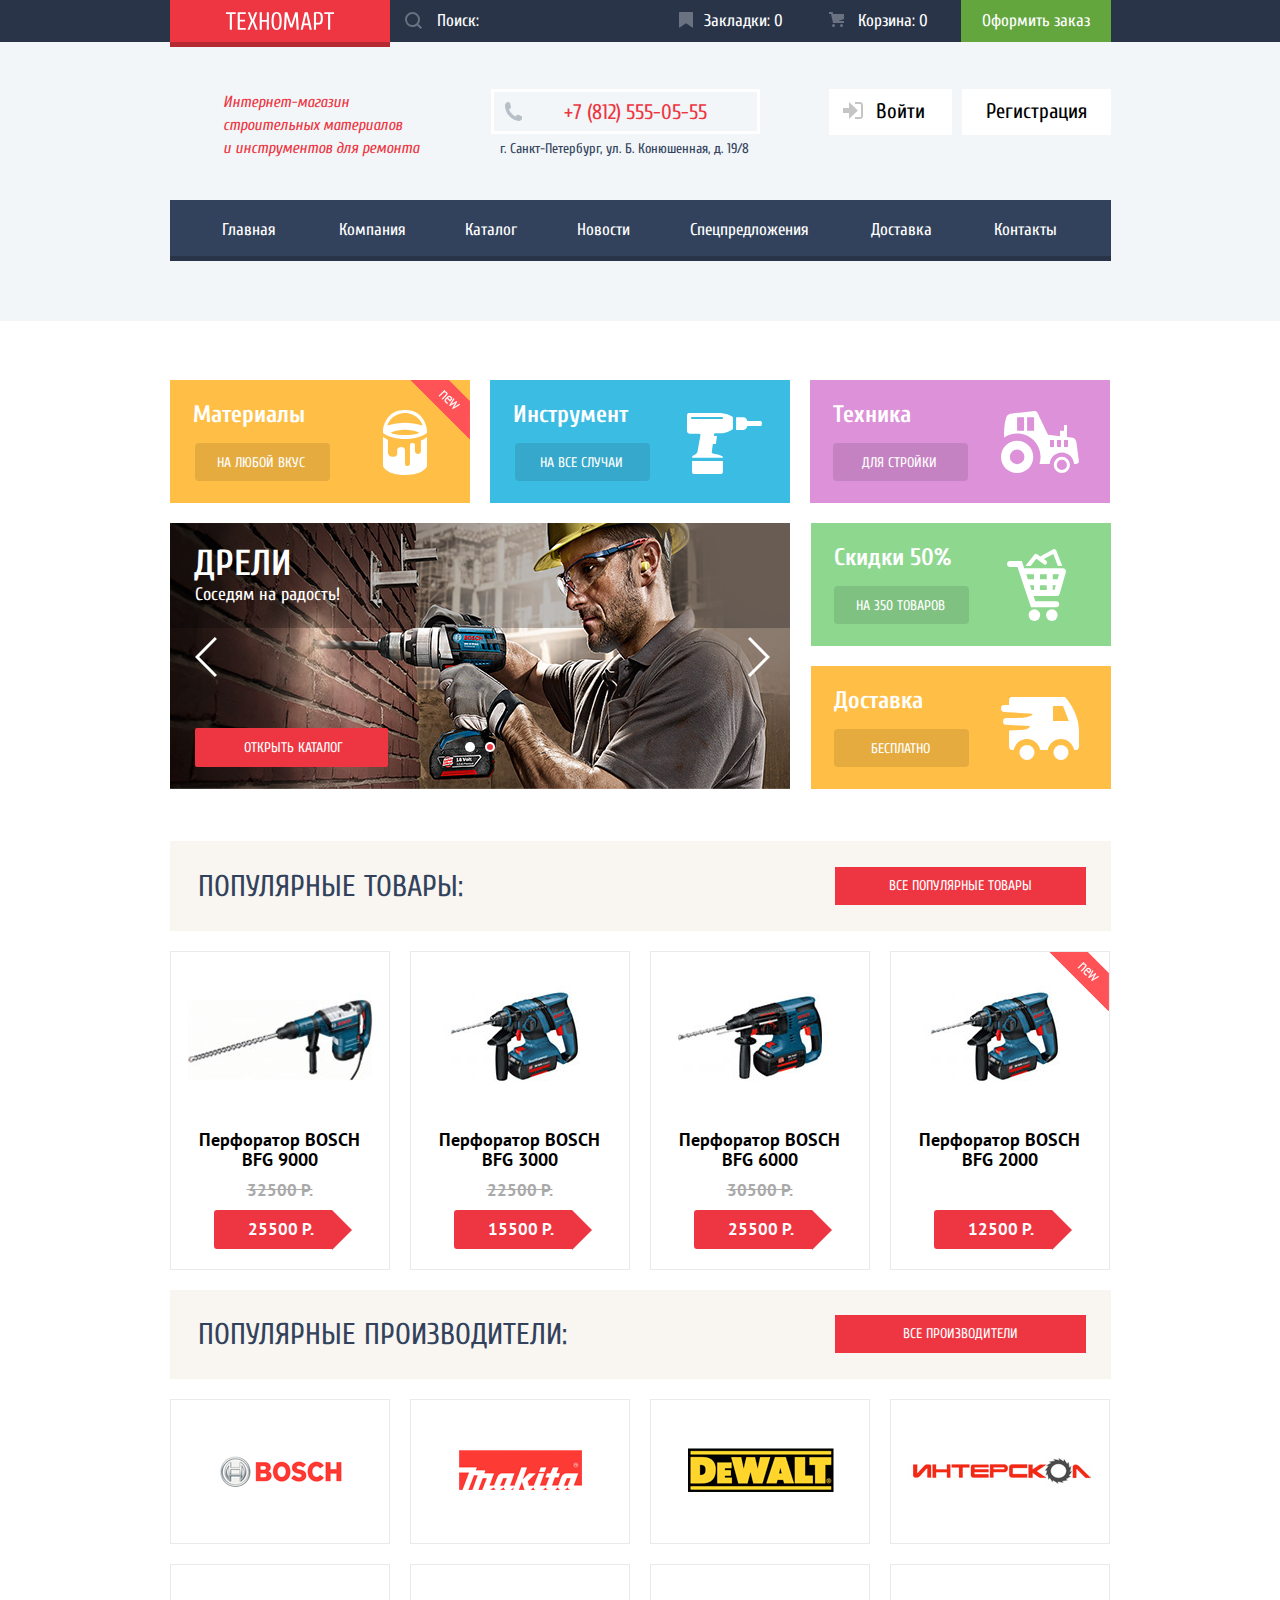
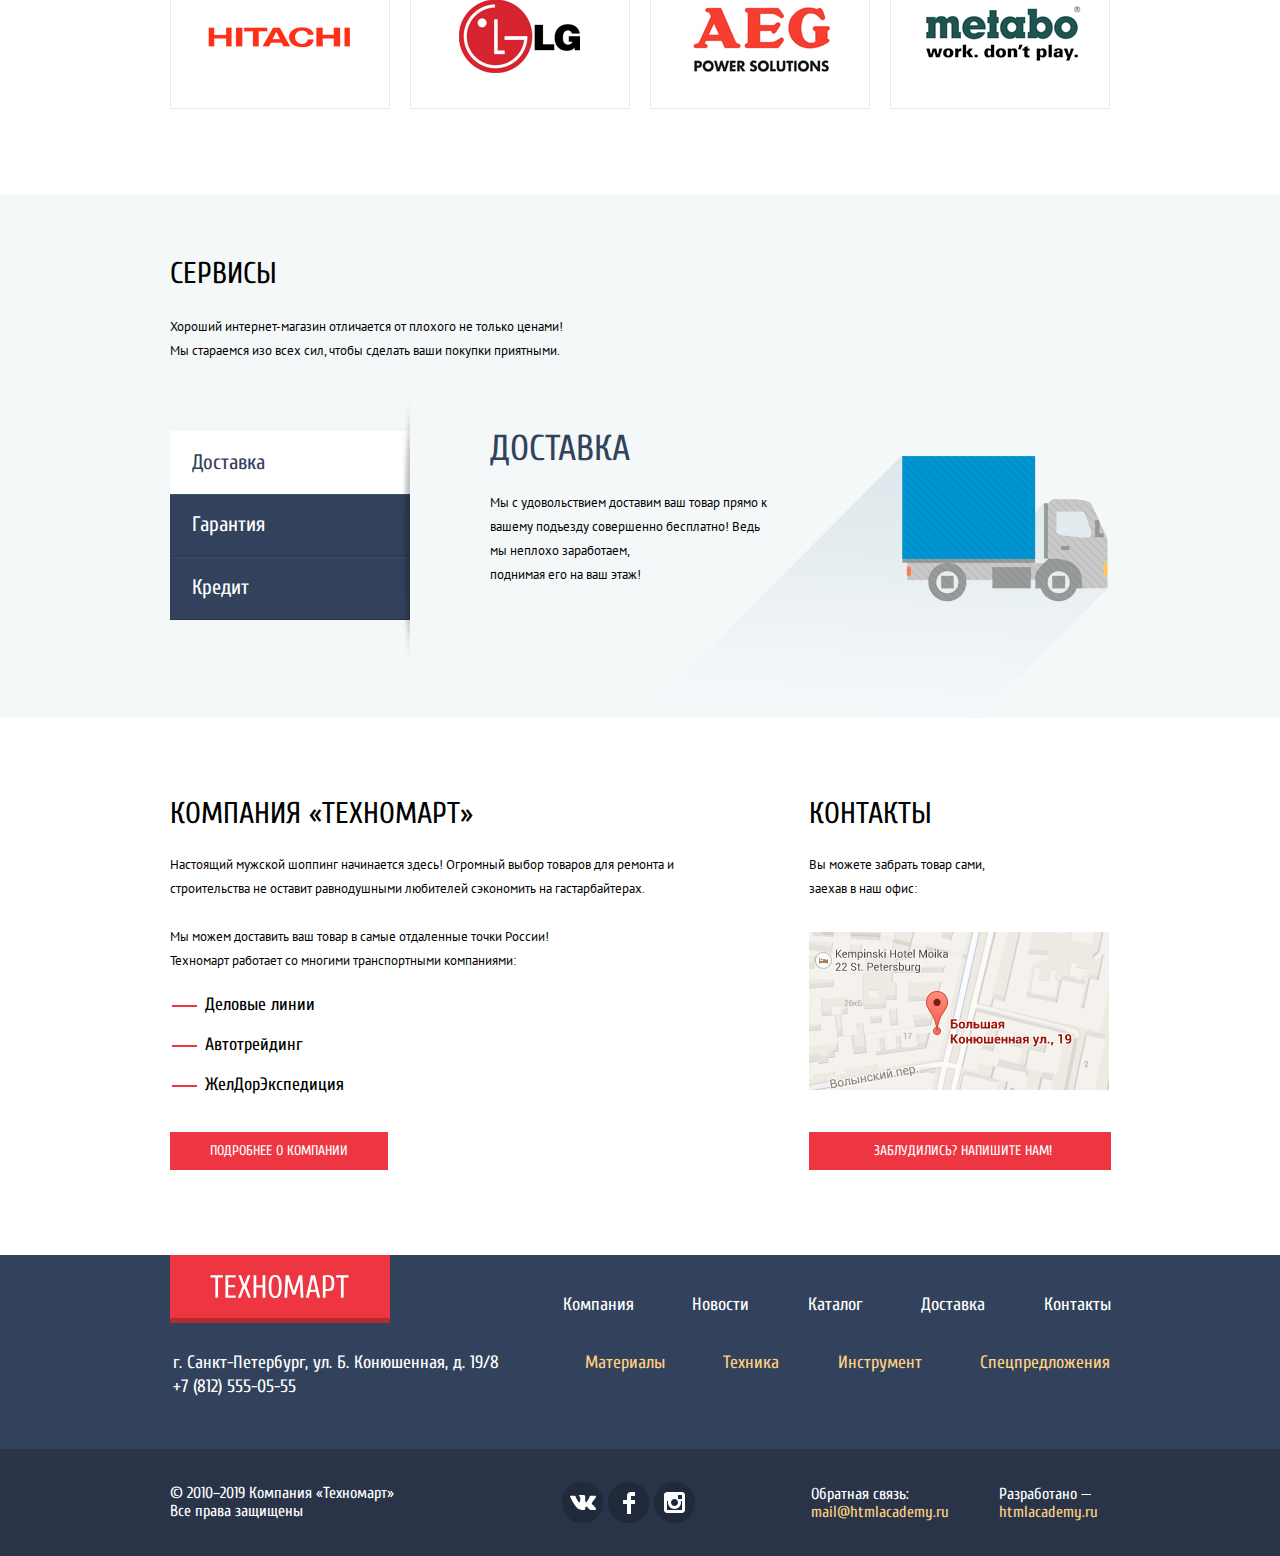
<file: index.html>
<!DOCTYPE html>
<html lang="ru">
<head>
  <meta charset="UTF-8">
  <title>HTML Academy: Техномарт</title>
  <link href="https://fonts.googleapis.com/css?family=Cuprum:400,400i,700&display=swap&subset=cyrillic"
        rel="stylesheet">
  <link href="https://fonts.googleapis.com/css?family=PT+Sans:400,700&display=swap&subset=cyrillic" rel="stylesheet">
  <link href="css/normalize.css" rel="stylesheet">
  <link href="css/style-min.css" rel="stylesheet">
</head>
<body>

<header class="header">

  <div class="user-navigation">
    <div class="container">
      <div class="user-navigation__wrapper">
        <div class="logo logo--header">
          <a class="logo__link" href="index.html">
            <img class="logo-header__img" src="img/logo.svg" alt="Логотип Техномарт" width="108" height="18"/>
          </a>
        </div>
        <form class="form-search" method="get">
          <label for="search" class="visually-hidden">Поиск по сайту</label>
          <input id="search" class="form-search__input" type="search" placeholder="Поиск:">
        </form>
        <ul class="shopping-navigation reset-list">
          <li class="shopping-navigation__item shopping-navigation__item--bookmark">
            <a class="shopping-navigation__link" href="#">Закладки: 0</a>
          </li>
          <li class="shopping-navigation__item shopping-navigation__item--cart">
            <a class="shopping-navigation__link" href="#">Корзина: 0</a>
          </li>
          <li class="shopping-navigation__item shopping-navigation__item--order">
            <a class="shopping-navigation__link" href="#">Оформить заказ</a>
          </li>
        </ul>
      </div>
    </div>
  </div>

  <div class="middle-header">
    <div class="container">
      <div class="middle-header__wrapper">
        <p class="header__description">Интернет-магазин строительных материалов<br> и инструментов для ремонта</p>

        <div class="header__contacts">
          <div class="contacts__item">
            <a class="contacts__phone" href="tel:+78125550555">+7 (812) 555-05-55</a>
          </div>
          <p class="contacts__address">г. Санкт-Петербург, ул. Б. Конюшенная, д. 19/8</p>
        </div>

        <ul class="authentication__items reset-list">
          <li class="authentication__item">
            <a class="authentication__button authentication__button--auth">Войти</a>
          </li>
          <li class="authentication__item">
            <a class="authentication__button">Регистрация</a>
          </li>
        </ul>
      </div>
    </div>

  </div>

  <div class="container">
    <nav class="site-navigation">
      <ul class="menu header__menu reset-list">
        <li class="menu__item"><a class="menu__link" href="index.html"> Главная</a></li>
        <li class="menu__item"><a class="menu__link" href="#">Компания</a></li>
        <li class="menu__item"><a class="menu__link" href="catalog.html">Каталог</a></li>
        <li class="menu__item"><a class="menu__link" href="#">Новости</a></li>
        <li class="menu__item"><a class="menu__link" href="#">Спецпредложения</a></li>
        <li class="menu__item"><a class="menu__link" href="#">Доставка</a></li>
        <li class="menu__item"><a class="menu__link" href="#">Контакты</a></li>
      </ul>
    </nav>
  </div>

</header>

<main>
  <div class="main">
    <section class="navigation">
      <div class="container">
        <div class="navigation__wrapper">
          <div class="navigation__wrapper-1">
            <div class="navigation__item navigation__item--yellow navigation__item--new navigation__item--materials">
              <h3 class="navigation__title">Материалы</h3>
              <div class="navigation__button">
                <a class="navigation__link" href="#">На любой вкус</a>
              </div>
            </div>

            <div class="navigation__item navigation__item--blue navigation__item--tools">
              <h3 class="navigation__title">Инструмент</h3>
              <div class="navigation__button">
                <a class="navigation__link" href="#">На все случаи</a>
              </div>
            </div>
            <div class="navigation__item navigation__item--purple navigation__item--technique">
              <h3 class="navigation__title">Техника</h3>
              <div class="navigation__button">
                <a class="navigation__link" href="#">Для стройки</a>
              </div>
            </div>
          </div>
          <div class="navigation__wrapper-2">
            <div class="slider">
              <input class="visually-hidden" type="radio" id="product-1" name="toggle">
              <input class="visually-hidden" type="radio" id="product-2" name="toggle" checked>
              <div class="slider-controls">
                <label class="slider-controls-item slider-controls-item--1" for="product-1">Первый</label>
                <label class="slider-controls-item slider-controls-item--2" for="product-2">Второй</label>
              </div>
              <ul class="slider-list reset-list">
                <li class="slider-list__item">
                  <div class="navigation-slider navigation-slider--2">
                    <a href="#" class="icon-left">влево</a>
                    <h3 class="navigation-slider__title">Перфораторы</h3>
                    <p class="navigation-slider__text">Настоящие мужские игрушки</p>
                    <a class="button navigation-slider__button" href="catalog.html">Открыть каталог</a>
                    <a href="#" class="icon-right">вправо</a>
                  </div>
                </li>
                <li class="slider-list__item" >
                  <div class="navigation-slider navigation-slider--1">
                    <a href="#" class="icon-left">вправо</a>
                    <h3 class="navigation-slider__title">Дрели</h3>
                    <p class="navigation-slider__text">Соседям на радость!</p>
                    <a class="button navigation-slider__button" href="catalog.html">Открыть каталог</a>
                    <a href="#" class="icon-right">влево</a>
                  </div>
                </li>
              </ul>
            </div>
            <div>
              <div class="navigation__item navigation__item--green navigation__item--discount">
                <h3 class="navigation__title">Скидки 50%</h3>
                <div class="navigation__button">
                  <a class="navigation__link" href="#">На 350 товаров</a>
                </div>
              </div>
              <div class="navigation__item navigation__item--yellow navigation__item--delivery">
                <h3 class="navigation__title">Доставка</h3>
                <div class="navigation__button">
                  <a class="navigation__link" href="#">Бесплатно</a>
                </div>
              </div>
            </div>
          </div>
        </div>
      </div>
    </section>
    <section class="products--inner">
      <div class="container">
        <div class="products__wrapper">
          <div class="strip">
            <h2 class="strip__title">Популярные товары:</h2>
            <a class="button products__button" href="#">Все популярные товары</a>
          </div>
          <ul class="products__list reset-list">
            <li class="products__item" tabindex="0">
              <div class="actions">
                <a class="buy" href="#">Купить</a>
                <a class="bookmark" href="#">В закладки</a>
              </div>
              <div class="products__img">
                <img src="img/boschbfg9000.jpg" width="218" height="170" alt="Перфоратор BOSCH  BFG 9000">
              </div>
              <h3 class="products__name">Перфоратор BOSCH BFG 9000
              </h3>
              <div class="discount">32500 Р.</div>
              <div class="price">25500 Р.</div>
            </li>
            <li class="products__item" tabindex="0">
              <div class="actions">
                <a class="buy" href="#">Купить</a>
                <a class="bookmark" href="#">В закладки</a>
              </div>
              <div class="products__img">
                <img src="img/boschbfg20003000.jpg" width="218" height="170" alt="Перфоратор BOSCH  BFG 3000">
              </div>
              <h3 class="products__name">Перфоратор BOSCH BFG 3000
              </h3>
              <div class="discount">22500 P.</div>
              <div class="price">15500 Р.</div>
            </li>
            <li class="products__item" tabindex="0">
              <div class="actions">
                <a class="buy" href="#">Купить</a>
                <a class="bookmark" href="#">В закладки</a>
              </div>
              <div class="products__img">
                <img src="img/boschbfg6000.jpg" width="218" height="170" alt="Перфоратор BOSCH  BFG 6000">
              </div>
              <h3 class="products__name">Перфоратор BOSCH BFG 6000</h3>
              <div class="discount">30500 P.</div>
              <div class="price">25500 Р.</div>
            </li>
            <li class="products__item products__item--new" tabindex="0">
              <div class="actions">
                <a class="buy" href="#">Купить</a>
                <a class="bookmark" href="#">В закладки</a>
              </div>
              <div class="products__img">
                <img src="img/boschbfg20003000.jpg" width="218" height="170" alt="Перфоратор BOSCH  BFG 2000">
              </div>
              <h3 class="products__name">Перфоратор BOSCH BFG 2000</h3>
              <div class="discount"></div>
              <div class="price">12500 Р.</div>
            </li>
          </ul>
        </div>
      </div>
    </section>
    <section class="manufacturers">
      <div class="container">
        <div class="manufacturers__wrapper">
          <div class="strip">
            <h2 class="strip__title">Популярные производители:</h2>
            <a class="button manufacturers__button" href="#">Все производители</a>
          </div>
          <ul class="manufacturers-list reset-list">
            <li class="manufacturers-list__item">
              <a class="manufacturers-list__link" href="#">
                <img class="manufacturers-list__img " src="img/bosch.png" width="126" height="37" alt="Bosch">
              </a>
            </li>
            <li class="manufacturers-list__item">
              <a class="manufacturers-list__link" href="#">
                <img class="manufacturers-list__img makita" src="img/makita.png" width="123" height="40" alt="Makita">
              </a>
            </li>
            <li class="manufacturers-list__item">
              <a class="manufacturers-list__link" href="#">
                <img class="manufacturers-list__img dewalt" src="img/dewalt.png" width="146" height="44" alt="Dewalt">
              </a>
            </li>
            <li class="manufacturers-list__item">
              <a class="manufacturers-list__link" href="#">
                <img class="manufacturers-list__img interskol" src="img/imterskol.png" width="200" height="88" alt="Интерскол">
              </a>
            </li>
            <li class="manufacturers-list__item">
              <a class="manufacturers-list__link" href="#">
                <img class="manufacturers-list__img" src="img/hitachi.png" width="169" height="31" alt="Hitachi">
              </a>
            </li>
            <li class="manufacturers-list__item">
              <a class="manufacturers-list__link" href="#">
                <img class="manufacturers-list__img lg" src="img/lg.png" width="121" height="73" alt="LG">
              </a>
            </li>
            <li class="manufacturers-list__item">
              <a class="manufacturers-list__link" href="#">
                <img class="manufacturers-list__img" src="img/aeg.png" width="151" height="96" alt="AEG">
              </a>
            </li>
            <li class="manufacturers-list__item">
              <a class="manufacturers-list__link" href="#">
                <img class="manufacturers-list__img metabo" src="img/metabo.png" width="204" height="69" alt="Metabo">
              </a>
            </li>
          </ul>
        </div>
      </div>
    </section>
    <section class="services">
      <div class="container">
        <div class="services__wrapper">
          <h2 class="service__title">Сервисы</h2>
          <p class="services__text">
            Хороший интернет-магазин отличается от плохого не только ценами!
            Мы стараемся изо всех сил, чтобы сделать ваши покупки приятными.
          </p>
          <div class="services__slider">
            <ul class="services-list reset-list">
              <li class="services-list__item">
                <button class="services-list__button services-list__button--current" type="button">Доставка</button>
              </li>
              <li class="services-list__item">
                <button class="services-list__button" type="button">Гарантия</button>
              </li>
              <li class="services-list__item">
                <button class="services-list__button" type="button">Кредит</button>
              </li>
            </ul>
            <ul class="slider-content reset-list">
              <li class="slider-content__item">
                <div class="delivery">
                  <h2 class="slider-content__title delivery__title">Доставка</h2>
                  <p class="slider-content__text delivery__text">
                    Мы с удовольствием доставим ваш товар прямо
                    к вашему подъезду совершенно бесплатно!
                    Ведь мы неплохо заработаем,<br>
                    поднимая его на ваш этаж!
                  </p>
                </div>
              </li>
              <li class="slider-content__item visually-hidden">
                <div class="guarantee">
                  <h2 class="slider-content__title guarantee__title">Гарантия</h2>
                  <p class="slider-content__text guarantee__text">
                    Если купленный у нас товар поломается или заискрит,<br>
                    а также в случае пожара, спровоцированного его возгоранием,<br> вы всегда можете быть уверены в нашей
                    гарантии. Мы обменяем сгоревший товар на новый.<br>
                    Дом уж восстановите как-нибудь сами.
                  </p>
                </div>
              </li>
              <li class="slider-content__item visually-hidden">
                <div class="credit">
                  <h2 class="slider-content__title credit__title">Кредит</h2>
                  <p class="slider-content__text credit__text">
                    Залезть в долговую яму стало проще!<br>
                    Кредитные консультанты придут вам на помощь.
                  </p>
                  <a class="button credit__button">Отправить заявку</a>
                </div>
              </li>
            </ul>
          </div>
        </div>
      </div>
    </section>
    <div class="index-column">
      <div class="container">
        <div class="index-column__wrapper">
          <section class="company-info">
            <h2 class="index-column__title">Компания «Техномарт»</h2>
            <p class="index-column__text company-info__text1">
              Настоящий мужской шоппинг начинается здесь! Огромный выбор товаров для ремонта и
              строительства не оставит равнодушными любителей сэкономить на гастарбайтерах.
            </p>
            <p class="index-column__text company-info__text2">
              Мы можем доставить ваш товар в самые отдаленные точки России!
              Техномарт работает со многими транспортными компаниями:
            </p>
            <ul class="delivery_companies reset-list">
              <li class="delivery_company__item">Деловые линии</li>
              <li class="delivery_company__item">Автотрейдинг</li>
              <li class="delivery_company__item">ЖелДорЭкспедиция</li>
            </ul>
            <a class="button company-info_button" href="#">Подробнее о компании</a>
          </section>

          <section class="contacts">
            <h2 class="index-column__title">Контакты</h2>
            <p class="index-column__text contacts__text">Вы можете забрать товар сами, заехав в наш офис:</p>
            <a href="https://www.google.com/maps/">
              <img class="contacts__image" src="img/map.jpg" width="300" height="158" alt="Карта">
            </a>
            <a href="#" class="button contacts_button">Заблудились? Напишите нам!</a>
          </section>
        </div>

      </div>
    </div>
  </div>
</main>

<footer class="footer">
  <div class="footer__navigation">
    <div class="container">
      <div class="footer__first-container">
        <div class="logo logo--footer">
          <a class="logo__link" href="index.html">
            <img class="logo-footer__img" src="img/logo.svg" alt="Логотип Техномарт" width="108" height="18"/>
          </a>
        </div>
        <ul class="menu footer-menu footer-menu__top reset-list">
          <li class="footer-menu__item"><a class="footer-menu__link" href="#">Компания</a></li>
          <li class="footer-menu__item"><a class="footer-menu__link" href="#">Новости</a></li>
          <li class="footer-menu__item"><a class="footer-menu__link" href="catalog.html">Каталог</a></li>
          <li class="footer-menu__item"><a class="footer-menu__link" href="#">Доставка</a></li>
          <li class="footer-menu__item"><a class="footer-menu__link" href="#">Контакты</a></li>
        </ul>
      </div>
      <div class="footer__second-container">
        <p class="footer__contacts">
          г. Санкт-Петербург, ул. Б. Конюшенная, д. 19/8
          <a class="footer__phone" href="tel:+78125550555">+7 (812) 555-05-55</a>
        </p>

        <nav class="footer-nav">
          <ul class="menu footer-menu footer-menu__bottom reset-list">
            <li class="footer-menu__item">
              <a class="footer-menu__link footer__link--yellow" href="#">Материалы</a>
            </li>
            <li class="footer-menu__item"><a class="footer-menu__link footer__link--yellow" href="#">Техника</a></li>
            <li class="footer-menu__item"><a class="footer-menu__link footer__link--yellow" href="#">Инструмент</a></li>
            <li class="footer-menu__item"><a class="footer-menu__link footer__link--yellow" href="#">Спецпредложения</a>
            </li>
          </ul>
        </nav>
      </div>
    </div>
  </div>

  <div class="footer__bottom">
    <div class="container">
      <div class="footer__wrapper">
        <p class="footer__copyright">© 2010–2019 Компания «Техномарт» Все права защищены</p>
        <ul class="footer__social social-links reset-list">
          <li>
            <a class="social-links__item social-links__vk" href="#">
              <span class="visually-hidden">Вконтакте</span>
              <img class="social-links__icon" src="img/vk-icon.svg" width="26" height="15" alt="вконтакте">
            </a>
          </li>
          <li>
            <a class="social-links__item social-links__fb" href="#">
              <span class="visually-hidden">Фейсбук</span>
              <img class="social-links__icon" src="img/icon-fb.svg" width="12" height="22" alt="фейсбук">
            </a>
          </li>
          <li>
            <a class="social-links__item social-links__inst" href="#">
              <span class="visually-hidden">Инстаграм</span>
              <img class="social-links__icon" src="img/insta-icon.svg" width="21" height="21" alt="инстаграм">
            </a>
          </li>
        </ul>
        <div class="feedback_container">
          <p class="feedback">
            Обратная связь:
            <a class="feedback_link footer__link--yellow" href="mailto:mail@htmlacademy.ru">mail@htmlacademy.ru</a>
          </p>
          <p class="development">
            Разработано —
            <a class="development__link footer__link--yellow" href="https://htmlacademy.ru/intensive/htmlcss">htmlacademy.ru</a>
          </p>
        </div>
      </div>
    </div>
  </div>
</footer>


<div class="modal modal--feedback">
  <form class="feedback-form" method="post">
    <div class="feedback-form__wrapper">
      <p class="feedback-form__item">
        <label class="feedback-form__name" for="name">Ваше имя:</label>
        <input class="feedback-form__input" id="name" type="text" name="name" placeholder="Имя Фамилия">
      </p>
      <p class="feedback-form__item">
        <label class="feedback-form__name feedback-form__email" for="e-mail">Ваш e-mail:</label>
        <input class="feedback-form__input feedback-form__email" id="e-mail" type="email" name="e-mail" placeholder="email@example.ru">
      </p>
    </div>
    <p class="feedback-form__item">
      <label class="feedback-form__name" for="text">Текст письма:</label>
      <input class="feedback-form__input feedback-form__text" id="text" type="text" name="text"
             placeholder="В свободной форме">
    </p>
    <button class="button feedback-form__button" type="submit">Отправить</button>
  </form>
  <button class="modal__close" type="button">
    <span class="visually-hidden">Закрыть</span>
  </button>
</div>

<div class="modal modal--map">
  <h2 class="visually-hidden">Как добраться?</h2>
  <img class="map__img" src="img/bigmap.jpg" width="940" height="446"
       alt="Офис компании по адресу ул. Большая Конюшенная 19, Санкт-Петербург">
  <button class="modal__close" type="button">
    <span class="visually-hidden">Закрыть</span>
  </button>
</div>
</body>
</html>
</file>
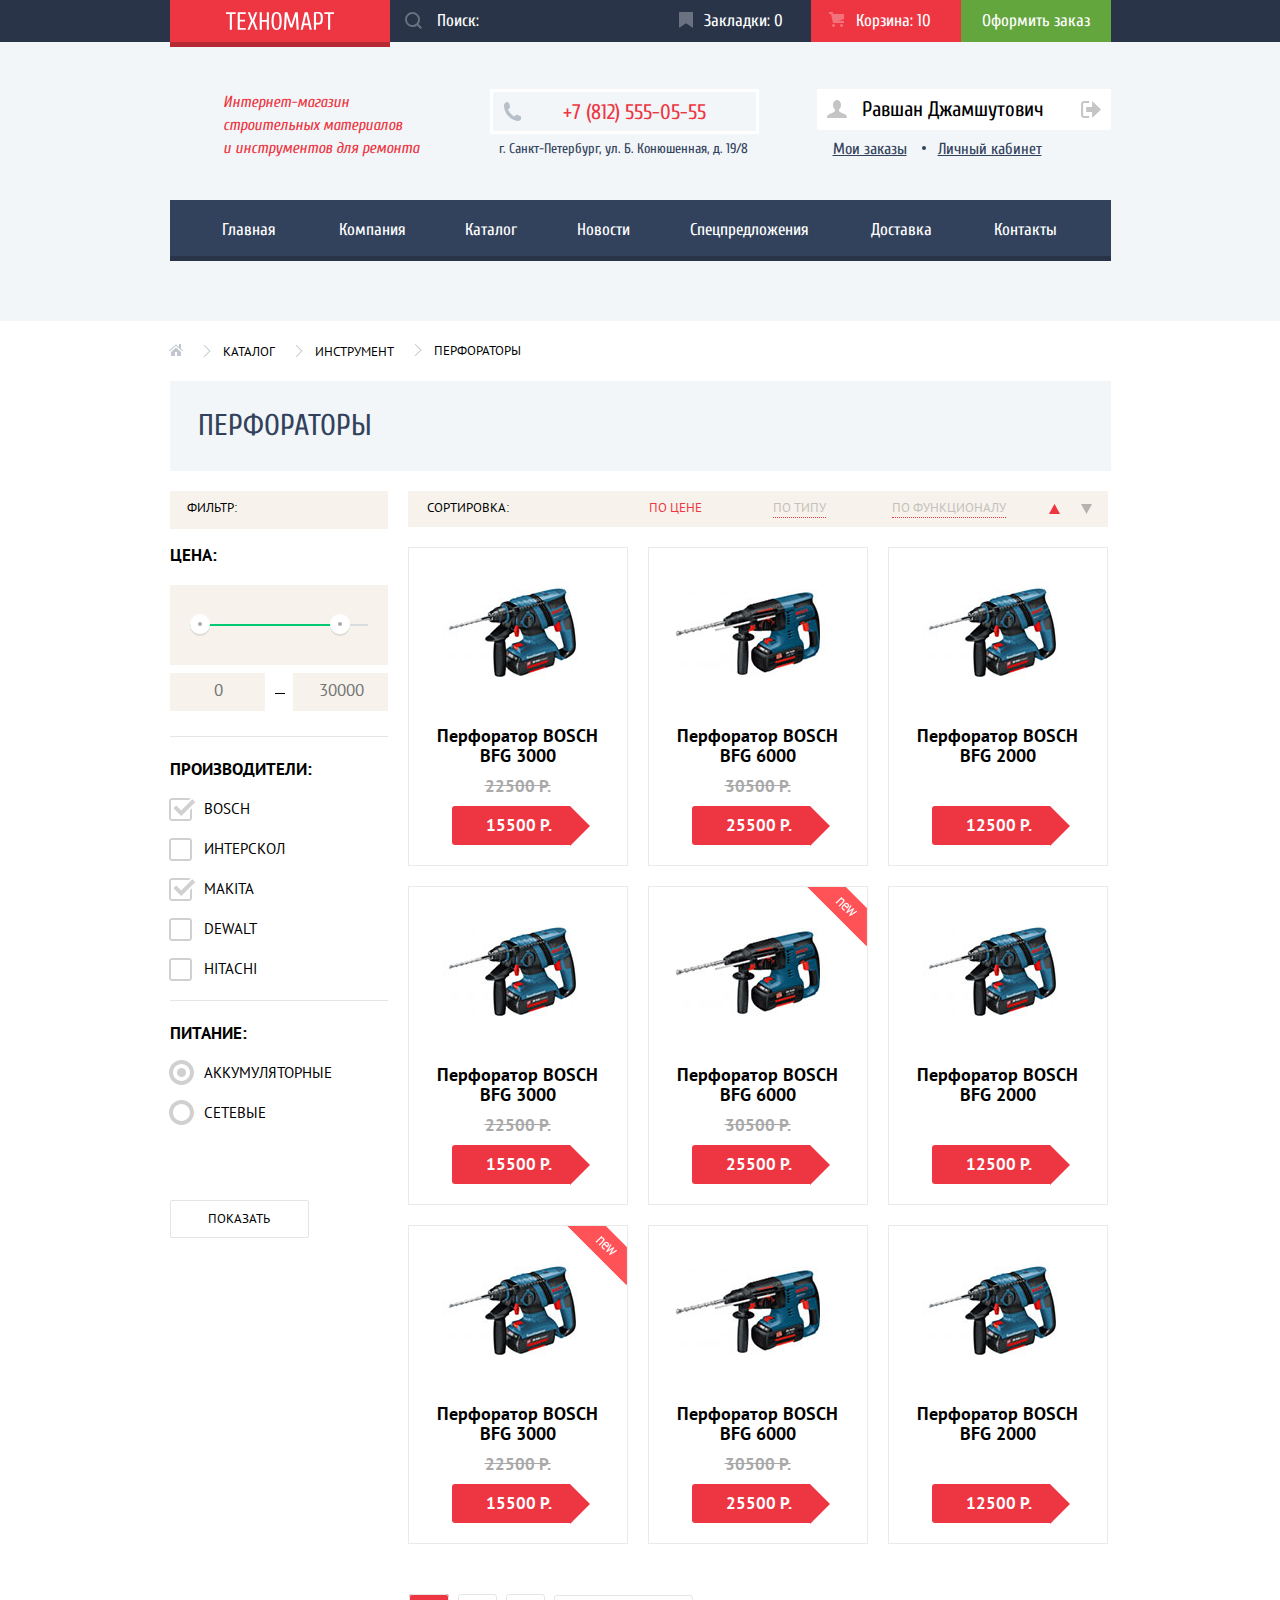
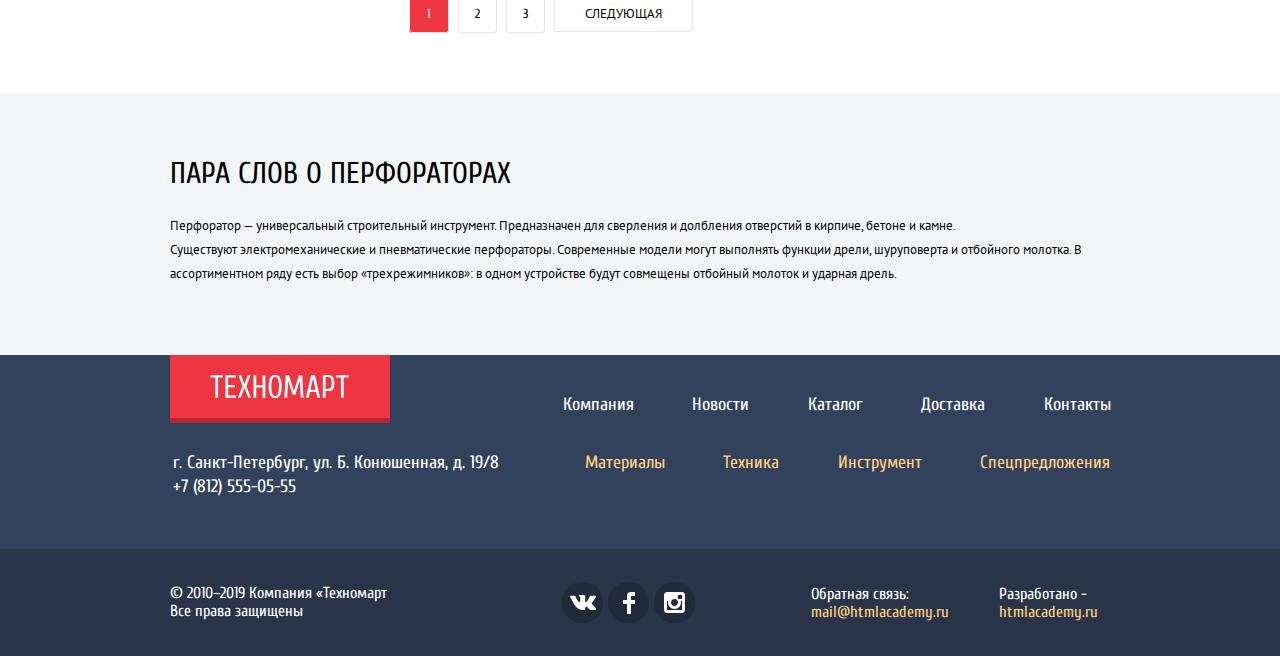
<file: catalog.html>
<!DOCTYPE html>
<html lang="ru">
<head>
  <meta charset="UTF-8">
  <title>HTML Academy: Техномарт</title>
  <link href="https://fonts.googleapis.com/css?family=Cuprum:400,400i,700&display=swap&subset=cyrillic"
        rel="stylesheet">
  <link href="https://fonts.googleapis.com/css?family=PT+Sans:400,700&display=swap&subset=cyrillic" rel="stylesheet">
  <link href="css/normalize.css" rel="stylesheet">
  <link href="css/style-min.css" rel="stylesheet">
</head>
<body>

<header class="header">
  <div class="user-navigation">
    <div class="container">
      <div class="user-navigation__wrapper">
        <div class="logo logo--header">
          <a class="logo__link" href="index.html">
            <img class="logo-header__img" src="img/logo.svg" alt="Логотип Техномарт" width="108" height="18"/>
          </a>
        </div>
        <form class="form-search" method="get">
          <label for="search" class="visually-hidden">Поиск по сайту</label>
          <input id="search" class="form-search__input" type="search" placeholder="Поиск:">
        </form>
        <ul class="shopping-navigation reset-list">
          <li class="shopping-navigation__item shopping-navigation__item--bookmark">
            <a class="shopping-navigation__link" href="#">Закладки: 0</a></li>
          <li class="shopping-navigation__item shopping-navigation__item--cart shopping-navigation__item--active">
            <a class="shopping-navigation__link" href="#">Корзина: 10</a></li>
          <li class="shopping-navigation__item shopping-navigation__item--order">
            <a class="shopping-navigation__link" href="#">Оформить заказ</a>
          </li>
        </ul>
      </div>
    </div>
  </div>
  <div class="middle-header">
    <div class="container">
      <div class="middle-header__wrapper">
        <p class="header__description">Интернет-магазин строительных материалов<br> и инструментов для ремонта</p>
        <div class="header__contacts">
          <div class="contacts__item">
            <a class="contacts__phone" href="tel:+78125550555">+7 (812) 555-05-55</a>
          </div>
          <p class="contacts__address">г. Санкт-Петербург, ул. Б. Конюшенная, д. 19/8</p>
        </div>
        <div class="user">
          <div class="user__name">
            <a class="user__profile" href="#">
              Равшан Джамшутович
            </a>
            <a class="user__deactivate" href="#">ссылка на страницу деавторизации</a>
          </div>
          <ul class="user-profile reset-list">
            <li class="user-profile__item"><a class="user-profile__link" href="#">Мои заказы</a></li>
            <li class="user-profile__item user-profile__item--style"><a class="user-profile__link" href="#">Личный
              кабинет</a></li>
          </ul>
        </div>
      </div>
    </div>

  </div>

  <div class="container">
    <nav class="site-navigation">
      <ul class="menu header__menu reset-list">
        <li class="menu__item"><a class="menu__link" href="index.html"> Главная</a></li>
        <li class="menu__item"><a class="menu__link" href="#">Компания</a></li>
        <li class="menu__item"><a class="menu__link" href="catalog.html">Каталог</a></li>
        <li class="menu__item"><a class="menu__link" href="#">Новости</a></li>
        <li class="menu__item"><a class="menu__link" href="#">Спецпредложения</a></li>
        <li class="menu__item"><a class="menu__link" href="#">Доставка</a></li>
        <li class="menu__item"><a class="menu__link" href="#">Контакты</a></li>
      </ul>
    </nav>
  </div>
</header>

<main>

  <div class="catalog">
    <div class="container">

      <ul class="breadcrumbs reset-list">
        <li><a href="index.html" class="breadcrumbs__icon">На главную</a></li>
        <li><a class="breadcrumbs__item" href="catalog.html">Каталог</a></li>
        <li><a class="breadcrumbs__item" href="#">Инструмент</a></li>
        <li class="breadcrumbs__item">Перфораторы</li>
      </ul>

      <h1 class="catalog__title">Перфораторы</h1>

      <section class="catalog__wrapper">
        <div class="filters">
          <h2 class="filters__name">Фильтр:</h2>
          <form class="filter" method="get" action="#">
            <fieldset class="fieldset--border filter__item block">
              <legend class="filter__name">Цена:</legend>
              <div class="range-controls">
                <div class="scale">
                  <div class="bar"></div>
                </div>
                <div class="range-toggle range-toggle-min"></div>
                <div class="range-toggle range-toggle-max"></div>
              </div>
              <div class="filter__prices">
                <label for="price-min" class="visually-hidden">Минимальная цена</label>
                <input id="price-min" class="filter__price-min" placeholder="0">
                <label for="price-max" class="visually-hidden">Максимальная цена</label>
                <input id="price-max" class="filter__price-max" placeholder="30000">
              </div>
            </fieldset>
            <fieldset class="fieldset--border filter__item block">
              <legend class="filter__name">Производители:</legend>
              <ul class="filter__list reset-list">
                <li class="filter__option">
                  <input class="visually-hidden filter-input filter-input-checkbox" type="checkbox" name="bosch"
                         id="filter-bosch" checked>
                  <label for="filter-bosch">Bosch</label>
                </li>
                <li class="filter__option">
                  <input class="visually-hidden filter-input filter-input-checkbox" type="checkbox" name="interskol"
                         id="filter-interskol">
                  <label for="filter-interskol">Интерскол</label>
                </li>
                <li class="filter__option">
                  <input class="visually-hidden filter-input filter-input-checkbox" type="checkbox" name="makita"
                         id="filter-makita" checked>
                  <label for="filter-makita">Makita</label>
                </li>
                <li class="filter__option">
                  <input class="visually-hidden filter-input filter-input-checkbox" type="checkbox" name="dewalt"
                         id="filter-dewalt">
                  <label for="filter-dewalt">Dewalt</label>
                </li>
                <li class="filter__option">
                  <input class="visually-hidden filter-input filter-input-checkbox" type="checkbox" name="hitachi"
                         id="filter-hitachi">
                  <label for="filter-hitachi">Hitachi</label>
                </li>
              </ul>
            </fieldset>
            <fieldset class="fieldset--border block">
              <legend class="filter__name">Питание:</legend>
              <ul class="reset-list">
                <li class="filter__option">
                  <input class="visually-hidden filter-input filter-input-radio" type="radio" name="product-group"
                         id="accumulator" checked>
                  <label for="accumulator">Аккумуляторные</label>
                </li>
                <li class="filter__option">
                  <input class="visually-hidden filter-input filter-input-radio" type="radio" name="product-group"
                         id="network">
                  <label for="network">Сетевые</label>
                </li>
              </ul>
            </fieldset>
            <button type="submit" class="filter__button">Показать</button>
          </form>
        </div>
        <div class="products--catalog">
          <div class="sort">
            <span class="sort__title">Сортировка:</span>
            <div class="sort__items">
              <a href="#" class="sort__item sort__item--current">По цене</a>
              <a href="#" class="sort__item">По типу</a>
              <a href="#" class="sort__item">По функционалу</a>
            </div>
            <a href="#" class="up-dir up-dir--current">по возрастанию</a>
            <a href="#" class="down-dir">по убыванию</a>
          </div>
          <ul class="products__list reset-list">
            <li class="products__item" tabindex="0">
              <div class="actions">
                <a class="buy" href="#">Купить</a>
                <a class="bookmark" href="#">В закладки</a>
              </div>
              <div class="products__img">
                <img src="img/boschbfg20003000.jpg" width="218" height="170" alt="Перфоратор BOSCH  BFG 3000">
              </div>
              <h3 class="products__name">Перфоратор BOSCH BFG 3000
              </h3>
              <div class="discount">22500 P.</div>
              <div class="price">15500 Р.</div>
            </li>
            <li class="products__item" tabindex="0">
              <div class="actions">
                <a class="buy" href="#">Купить</a>
                <a class="bookmark" href="#">В закладки</a>
              </div>
              <div class="products__img">
                <img src="img/boschbfg6000.jpg" width="218" height="170" alt="Перфоратор BOSCH  BFG 6000">
              </div>
              <h3 class="products__name">Перфоратор BOSCH BFG 6000</h3>
              <div class="discount">30500 P.</div>
              <div class="price">25500 Р.</div>
            </li>
            <li class="products__item" tabindex="0">
              <div class="actions">
                <a class="buy" href="#">Купить</a>
                <a class="bookmark" href="#">В закладки</a>
              </div>
              <div class="products__img">
                <img src="img/boschbfg20003000.jpg" width="218" height="170" alt="Перфоратор BOSCH  BFG 2000">
              </div>
              <h3 class="products__name">Перфоратор BOSCH BFG 2000</h3>
              <div class="discount"></div>
              <div class="price">12500 Р.</div>
            </li>
            <li class="products__item" tabindex="0">
              <div class="actions">
                <a class="buy" href="#">Купить</a>
                <a class="bookmark" href="#">В закладки</a>
              </div>
              <div class="products__img">
                <img src="img/boschbfg20003000.jpg" width="218" height="170" alt="Перфоратор BOSCH  BFG 3000">
              </div>
              <h3 class="products__name">Перфоратор BOSCH BFG 3000
              </h3>
              <div class="discount">22500 P.</div>
              <div class="price">15500 Р.</div>
            </li>
            <li class="products__item products__item--new" tabindex="0">
              <div class="actions">
                <a class="buy" href="#">Купить</a>
                <a class="bookmark" href="#">В закладки</a>
              </div>
              <div class="products__img">
                <img src="img/boschbfg6000.jpg" width="218" height="170" alt="Перфоратор BOSCH  BFG 6000">
              </div>
              <h3 class="products__name">Перфоратор BOSCH BFG 6000</h3>
              <div class="discount">30500 P.</div>
              <div class="price">25500 Р.</div>
            </li>
            <li class="products__item" tabindex="0">
              <div class="actions">
                <a class="buy" href="#">Купить</a>
                <a class="bookmark" href="#">В закладки</a>
              </div>
              <div class="products__img">
                <img src="img/boschbfg20003000.jpg" width="218" height="170" alt="Перфоратор BOSCH  BFG 2000">
              </div>
              <h3 class="products__name">Перфоратор BOSCH BFG 2000</h3>
              <div class="discount"></div>
              <div class="price">12500 Р.</div>
            </li>
            <li class="products__item products__item--new" tabindex="0">
              <div class="actions">
                <a class="buy" href="#">Купить</a>
                <a class="bookmark" href="#">В закладки</a>
              </div>
              <div class="products__img">
                <img src="img/boschbfg20003000.jpg" width="218" height="170" alt="Перфоратор BOSCH  BFG 3000">
              </div>
              <h3 class="products__name">Перфоратор BOSCH BFG 3000
              </h3>
              <div class="discount">22500 P.</div>
              <div class="price">15500 Р.</div>
            </li>
            <li class="products__item" tabindex="0">
              <div class="actions">
                <a class="buy" href="#">Купить</a>
                <a class="bookmark" href="#">В закладки</a>
              </div>
              <div class="products__img">
                <img src="img/boschbfg6000.jpg" width="218" height="170" alt="Перфоратор BOSCH  BFG 6000">
              </div>
              <h3 class="products__name">Перфоратор BOSCH BFG 6000</h3>
              <div class="discount">30500 P.</div>
              <div class="price">25500 Р.</div>
            </li>
            <li class="products__item" tabindex="0">
              <div class="actions">
                <a class="buy" href="#">Купить</a>
                <a class="bookmark" href="#">В закладки</a>
              </div>
              <div class="products__img">
                <img src="img/boschbfg20003000.jpg" width="218" height="170" alt="Перфоратор BOSCH  BFG 2000">
              </div>
              <h3 class="products__name">Перфоратор BOSCH BFG 2000</h3>
              <div class="discount"></div>
              <div class="price">12500 Р.</div>
            </li>
          </ul>
          <div class="pages">
            <ul class="pages__first reset-list">
              <li>
                <a class="pages__button pages__button--first pages__button--current" tabindex="0">1</a>
              </li>
              <li>
                <a class="pages__button pages__button--first" tabindex="0">2</a>
              </li>
              <li>
                <a class="pages__button pages__button--first" tabindex="0">3</a>
              </li>
              <li>
                <a class="pages__button pages__button--next" tabindex="0">Следующая</a>
              </li>
            </ul>
          </div>
        </div>
      </section>

    </div>
  </div>

  <section class="items-info">
    <div class="container">
      <div class="items-info__wrapper">
        <h2 class="items-info__title">Пара слов о перфораторах</h2>
        <p class="items-info__text">
          Перфоратор — универсальный строительный инструмент. Предназначен для сверления и долбления отверстий в
          кирпиче,
          бетоне и камне.<br>
          Существуют электромеханические и пневматические перфораторы. Современные модели могут выполнять функции дрели,
          шуруповерта и отбойного молотка. В
          ассортиментном ряду есть выбор «трехрежимников»: в одном устройстве будут совмещены отбойный молоток и ударная
          дрель.
        </p>
      </div>
    </div>
  </section>

</main>

<footer class="footer">
  <div class="footer__navigation">
    <div class="container">
      <div class="footer__first-container">
        <div class="logo logo--footer">
          <a class="logo__link" href="index.html">
            <img class="logo-footer__img" src="img/logo.svg" alt="Логотип Техномарт" width="108" height="18"/>
          </a>
        </div>
        <ul class="menu footer-menu footer-menu__top reset-list">
          <li class="footer-menu__item"><a class="footer-menu__link" href="#">Компания</a></li>
          <li class="footer-menu__item"><a class="footer-menu__link" href="#">Новости</a></li>
          <li class="footer-menu__item"><a class="footer-menu__link" href="catalog.html">Каталог</a></li>
          <li class="footer-menu__item"><a class="footer-menu__link" href="#">Доставка</a></li>
          <li class="footer-menu__item"><a class="footer-menu__link" href="#">Контакты</a></li>
        </ul>
      </div>
      <div class="footer__second-container">
        <p class="footer__contacts">
          г. Санкт-Петербург, ул. Б. Конюшенная, д. 19/8
          <a class="footer__phone" href="tel:+78125550555">+7 (812) 555-05-55</a>
        </p>

        <nav class="footer-nav">
          <ul class="menu footer-menu footer-menu__bottom reset-list">
            <li class="footer-menu__item">
              <a class="footer-menu__link footer__link--yellow" href="#">Материалы</a>
            </li>
            <li class="footer-menu__item"><a class="footer-menu__link footer__link--yellow" href="#">Техника</a></li>
            <li class="footer-menu__item"><a class="footer-menu__link footer__link--yellow" href="#">Инструмент</a></li>
            <li class="footer-menu__item"><a class="footer-menu__link footer__link--yellow" href="#">Спецпредложения</a>
            </li>
          </ul>
        </nav>
      </div>
    </div>
  </div>

  <div class="footer__bottom">
    <div class="container">
      <div class="footer__wrapper">
        <p class="footer__copyright">© 2010–2019 Компания «Техномарт Все права защищены</p>
        <ul class="footer__social social-links reset-list">
          <li>
            <a class="social-links__item social-links__vk" href="#">
              <span class="visually-hidden">Вконтакте</span>
              <img class="social-links__icon" src="img/vk-icon.svg" width="26" height="15" alt="вконтакте">
            </a>
          </li>
          <li>
            <a class="social-links__item social-links__fb" href="#">
              <span class="visually-hidden">Фейсбук</span>
              <img class="social-links__icon" src="img/icon-fb.svg" width="12" height="22" alt="фейсбук">
            </a>
          </li>
          <li>
            <a class="social-links__item social-links__inst" href="#">
              <span class="visually-hidden">Инстаграм</span>
              <img class="social-links__icon" src="img/insta-icon.svg" width="21" height="21" alt="инстаграм">
            </a>
          </li>
        </ul>
        <div class="feedback_container">
          <p class="feedback">
            Обратная связь:
            <a class="feedback_link footer__link--yellow" href="mailto:mail@htmlacademy.ru">mail@htmlacademy.ru</a>
          </p>
          <p class="development">
            Разработано -
            <a class="development__link footer__link--yellow" href="https://htmlacademy.ru/intensive/htmlcss">htmlacademy.ru</a>
          </p>
        </div>
      </div>
    </div>
  </div>
</footer>
<div class="modal visually-hidden modal--card">
  <p class="card__text">Товар добавлен в корзину!</p>
  <div class="modal__bottom">
    <a class="button button--order" href="#">Оформить заказ</a>
    <button class="button button--shop" type="button">Продолжить покупки</button>
  </div>
  <button class="modal__close" type="button">
    <span class="visually-hidden">Закрыть</span>
  </button>
</div>
</body>
</html>
</file>
<file: css/style-min.css>
body{margin:0;padding:0;font-family:Cuprum,Arial,sans-serif;font-size:17px;line-height:17px;font-weight:400;color:#fff;text-transform:none;background-color:#000;min-width:960px}a{text-decoration:none}.block{margin:0;padding:0}.reset-list{margin:0;padding:0;list-style:none}.visually-hidden{position:absolute;clip:rect(0 0 0 0);width:1px;height:1px;margin:-1px}.container{width:941px;margin:0 auto}.header{background-color:#f2f6f8;display:flex;flex-direction:column}.user-navigation{background-color:#293449;line-height:18px;display:flex;width:100%;min-height:42px}.user-navigation__wrapper{display:flex;width:100%;justify-content:space-between}.logo{width:220px;background-color:#ee3643;border-bottom:5px solid #b52933;margin-bottom:-5px}.logo__link{display:flex;align-items:center;justify-content:center;width:100%;height:100%}.logo--header{height:42px}.logo-header__img{width:112px}.logo:hover{background-color:#ca2c37;border-bottom:5px solid #9a212a}.logo:active{background-color:#ba2732;border-bottom:5px solid #8e1e26}.form-search__input{color:#fff;background-color:#293449;border:0;padding-left:47px}.form-search{position:relative}.form-search::before{content:"";position:absolute;opacity:.3;background-image:url(../img/icon-search.svg);width:17px;height:17px;top:12px;left:15px}.form-search,.form-search__input{width:270px;min-height:42px}.form-search__input::placeholder{color:#fff}.form-search__input:hover{background-color:#212a3a}.form-search:hover::before{opacity:1}.form-search__input:focus{background-color:#fff;color:#000;background-image:url(../img/icon-search-red.png);background-repeat:no-repeat;background-position:6% 40%;position:absolute}.form-search__input:active{background-color:#fff}.shopping-navigation__item:hover{background-color:#212a3a}.shopping-navigation__item:hover::before{opacity:1}.shopping-navigation{margin:0;padding:0;display:flex;flex-direction:row;flex-wrap:wrap}.shopping-navigation__item{display:flex;justify-content:center;align-items:center;min-height:42px;width:150px;position:relative}.shopping-navigation__item--bookmark,.shopping-navigation__item--cart{box-sizing:border-box;padding-bottom:1px;padding-left:4px}.shopping-navigation__item--active{background:#ee3643}.shopping-navigation__item--cart::before{content:"";position:absolute;opacity:.3;background-image:url(../img/icon-cart.svg);width:15px;height:15px;top:12px;left:18px}.shopping-navigation__item--bookmark::before{content:"";position:absolute;opacity:.3;background-image:url(../img/icon-bookmark.svg);width:14px;height:16px;top:12px;left:18px}.shopping-navigation__item--order{box-sizing:border-box;background-color:#63a63e;padding-bottom:1px}.shopping-navigation__item--order:hover{background-color:#5fbb2d}.menu__item:active{opacity:.5}.shopping-navigation__item:active{background-color:#161d29;opacity:.5}.shopping-navigation__link{color:#fff}.shopping-navigation__item--bookmark a,.shopping-navigation__item--cart a{margin-left:11px}.middle-header{width:100%}.middle-header__wrapper{display:flex;align-items:flex-start;justify-content:space-between;margin-top:47px;margin-bottom:39px}.header__description{font-size:16px;font-style:italic;line-height:23px;color:#ee3643;margin-left:53px;margin-top:2px;margin-bottom:0;max-width:200px;text-align:left}.header__contacts{margin-left:10px}.contacts__item{display:flex;position:relative;border:3px solid #fff}.contacts__phone{font-size:21px;line-height:21px;padding-top:10px;padding-bottom:8px;padding-left:70px;padding-right:50px;font-weight:400;color:#ee3643}.contacts__phone::before{position:absolute;top:10px;left:10px;content:"";background-image:url(../img/icon-phone.svg);width:18px;height:19px}.contacts__address{font-size:14px;line-height:24px;font-weight:400;margin:0;margin-left:9px;margin-top:3px;color:#32425c;text-transform:none}.authentication__items{display:flex}.authentication__item{margin-left:10px}.authentication__button{display:inline-block;vertical-align:top;font-size:21px;line-height:21px;color:#000;padding:13px 24px;padding-top:12px;background-color:#fff;border:none}.authentication__button--auth{padding-left:47px;padding-right:27px;position:relative}.authentication__button--auth::before{position:absolute;top:13px;left:14px;content:"";background-image:url(../img/icon-login.svg);width:20px;height:17px}.authentication__button:hover{color:#ee3643}.authentication__button:active{color:#a2a2a2}.user__name{background-color:#fff;display:flex;flex-wrap:wrap}.user__profile{padding:10px 7px 10px 45px;position:relative;display:flex;flex-wrap:wrap;color:#000;font-size:21px;line-height:21px}.user__profile::before{content:"";position:absolute;background-image:url(../img/icon-user.svg);top:11px;left:10px;width:20px;height:18px}.user__profile:hover::before{background-image:url(../img/icon-user-blue.svg)}.user__deactivate{background-image:url(../img/icon-logout.svg);background-repeat:no-repeat;background-position:center right 10px;width:60px;display:block;cursor:pointer;font-size:0}.user__deactivate:hover{background-image:url(../img/icon-logout-blue.svg)}.user__deactivate:active{background-image:url(../img/icon-logout.svg)}.user-profile{display:flex;margin-top:10px}.user__profile:active::before{background-image:url(../img/icon-user.svg)}.user__profile:active{color:#a2a2a2}.user-profile__item{margin-left:16px;margin-right:15px}.user-profile__item--style{position:relative}.user-profile__item--style::before{position:absolute;content:"";width:4px;height:4px;border-radius:5px;background-color:#32425c;top:6px;left:-16px}.user-profile__link{color:#32425c;font-size:16px;line-height:18px;text-decoration:underline}.user-profile__item:active{opacity:.5}.user-profile__link:hover{color:#ee434f}.site-navigation__wrapper{margin-bottom:39px;display:flex}.site-navigation{background-color:#32425c;border-bottom:5px solid #293449;margin-bottom:60px}.header__menu{display:flex;min-height:55px;flex-wrap:wrap}.menu__link{color:#fff;display:block;height:100%;padding-top:3px;padding-right:31px;padding-left:31px;line-height:53px}.menu__item:first-child .menu__link{padding-right:32px;padding-left:52px}.menu__item:nth-child(3) .menu__link{padding-left:28px}.menu__item:nth-child(4) .menu__link,.menu__item:nth-child(5) .menu__link{padding-left:29px}.menu__item:last-child .menu__link{padding-left:31px;padding-right:53px}.menu__item{min-height:55px;display:flex;justify-content:center}.header__menu .menu__item:hover{background-color:#293449}.button{color:#fff;font-family:Cuprum,Arial,sans-serif;font-size:14px;line-height:18px;background-color:#ee3643;border:0;text-transform:uppercase;cursor:pointer}.strip{background-color:#f9f5f0;display:flex;justify-content:space-between;align-items:center;text-transform:uppercase;padding-top:27px;padding-bottom:26px}.strip__title{font-size:30px;line-height:30px;font-weight:lighter;color:#32425c;margin:0;margin-left:28px}.navigation{background-color:#fff}.navigation__wrapper{display:flex;flex-direction:column}.navigation__wrapper-1{display:flex;margin-top:59px;flex-wrap:wrap}.navigation__item{width:300px;min-height:123px;display:block;position:relative;overflow:hidden;margin-bottom:20px}.navigation__item--delivery .navigation__button,.navigation__item--discount .navigation__button,.navigation__item--technique .navigation__button{margin-left:23px}.navigation__wrapper-1 .navigation__item{margin-right:20px}.navigation__wrapper-1 .navigation__item:nth-child(3n){margin-right:0}.navigation__item::after{position:absolute;content:"";background-repeat:no-repeat;top:30px;right:43px}.navigation__item--tools::after{background-image:url(../img/icon-tools.svg);width:75px;height:61px;top:33px;right:28px}.navigation__item--materials::after{background-image:url(../img/icon-material.svg);width:44px;height:65px}.navigation__item--technique::after{background-image:url(../img/icon-technique.svg);width:78px;height:62px;top:31px;right:31px}.navigation__item--discount::after{background-image:url(../img/icon-discount.svg);width:59px;height:72px;top:26px;right:45px}.navigation__item--delivery::after{background-image:url(../img/icon-delivery.svg);width:78px;height:63px;top:31px;right:32px}.navigation__title{font-weight:700;font-size:24px;line-height:30px;margin-left:23px;margin-top:20px;margin-bottom:13px}.navigation__button{display:flex;background-color:rgba(0,0,0,.1);height:38px;width:135px;margin-left:25px;margin-bottom:20px;border-radius:4px}.navigation__button:hover{background-color:rgba(0,0,0,.2)}.navigation__button:active{background-color:rgba(0,0,0,.3)}.navigation__text{text-transform:uppercase;position:absolute;color:#fff;font-size:14px;line-height:18px;top:75px;left:47px}.navigation__link{display:block;box-sizing:border-box;width:133px;padding-top:11px;text-align:center;text-transform:uppercase;color:#fff;font-size:14px;line-height:18px;border:2px;border-radius:5px}.navigation__item--yellow{background-color:#ffbf47}.navigation__item--blue{background-color:#3bbce3}.navigation__item--purple{background-color:#dc91d8}.navigation__item--green{background-color:#8ed78f}.navigation__item--new:before{position:absolute;content:"";width:60px;height:59px;background-image:url(../img/new-flag.png);top:0;right:0}.navigation__wrapper-2{display:flex;justify-content:space-between;margin-bottom:32px}.slider{position:relative}.slider-controls{position:absolute;left:307px;bottom:65px;z-index:100;width:120px;height:10px;text-align:center;font-size:0;transform:translateX(-50%)}.slider-controls label{position:relative;display:inline-block;width:10px;height:10px;padding:5px;vertical-align:top;border-radius:50%;cursor:pointer}.slider-controls label::after{content:"";position:absolute;top:8px;left:8px;z-index:1;width:10px;height:10px;background:#fff;border-radius:50%}#product-1:checked~.slider-controls .slider-controls-item--1::before,#product-2:checked~.slider-controls .slider-controls-item--2::before{content:"";position:absolute;left:50%;top:50%;z-index:2;width:6px;height:6px;margin:0;background-color:#ee3643;border-radius:50%}#product-1:checked~.slider-list .slider-list__item:nth-child(1){display:flex}#product-2:checked~.slider-list .slider-list__item:nth-child(2){display:flex}.slider-list__item{display:none}.navigation-slider{display:block;position:relative;width:620px;height:266px}.icon-right{content:"";display:block;position:absolute;background-image:url(../img/icon-right.svg);width:22px;height:40px;top:114px;right:20px;font-size:0}.icon-left{position:absolute;background-image:url(../img/icon-left.svg);width:22px;height:40px;top:114px;left:25px;cursor:pointer;font-size:0}.navigation-slider--1{background-image:url(../img/slider-navigarion-1.png)}.navigation-slider--2{background-image:url(../img/slider-navigarion-2.png)}.navigation-slider__title{text-transform:uppercase;font-weight:700;font-size:36px;line-height:36px;margin-left:24px;margin-top:23px;margin-bottom:0}.navigation-slider__text{font-weight:400;font-size:18px;line-height:24px;margin-left:25px;margin-top:1px;margin-bottom:0}.navigation-slider__button{display:inline-block;font-size:14px;line-height:18px;vertical-align:top;padding-top:11px;padding-bottom:10px;padding-left:49px;padding-right:45px;border-radius:2px;margin-left:25px;margin-top:121px}.button:hover{background-color:#ca2c37}.button:active{background-color:#ba2732}.products--inner{background-color:#fff}.products__wrapper{display:flex;flex-direction:column}.products__button{padding:10px 54px;margin-right:25px;margin-top:-1px}.products__list{display:flex;flex-wrap:wrap;margin-bottom:20px}.products__item{position:relative;display:inline-block;vertical-align:top;margin-right:20px;width:218px;margin-top:20px;font-family:"PT Sans",Arial,sans-serif;text-align:center;font-weight:700;overflow:hidden;border:1px solid #eaeaea}.products__item:hover{box-shadow:0 10px 25px 0 rgba(41,52,73,.5)}.products--inner .products__item:nth-child(4n){margin-right:0}.actions{display:none;position:absolute;top:0;left:0;width:218px;height:88px;padding:40px 0;background-color:rgba(255,255,255,.9);z-index:10}.products__item:hover .actions{display:block;z-index:8}.products__item:focus-within .actions{display:block;z-index:8}.bookmark,.buy{display:block;width:129px;margin:0 auto;margin-bottom:7px;padding:7px 0;background-color:#63a63e;border:3px solid #63a63e;border-bottom-color:#367315;border-radius:3px;color:#fff;font-size:14px;font-weight:400;font-family:Cuprum,Arial,sans-serif;line-height:18px;text-decoration:none;text-transform:uppercase;tab-index:0}.bookmark{color:#32425c;background:#fff;border-bottom-color:#63a63e}.buy:hover{background-color:#5fbb2d;border-color:#5fbb2d;border-bottom-color:#367315}.buy:active{background-color:#518534;border-color:#518534}.bookmark:hover{border-color:#32425c}.bookmark:active{opacity:.5}.products__name{font-size:18px;line-height:20px;color:#000;margin-top:7px;margin-bottom:12px;padding:0 25px}.products__img{width:218px;height:170px;margin:1px}.products__img img{max-width:100%}.discount{min-height:20px;margin-bottom:8px;color:#a9a9a9;text-decoration:line-through}.price{position:relative;width:80px;margin:0 auto 20px;margin-left:43px;padding-left:27px;padding-right:32px;padding-top:11px;padding-bottom:11px;color:#fff;background:#ee3643;border-radius:3px}.price:after{content:"";position:absolute;top:0;right:-19px;width:0;height:0;border:20px solid #fff;border-left-color:#ee3643}.products__item--new:before{position:absolute;content:"";width:60px;height:59px;background-image:url(../img/new-flag.png);top:0;right:0}.manufacturers{background-color:#fff;text-transform:uppercase}.manufacturers__wrapper{display:flex;flex-direction:column}.manufacturers__wrapper .strip{padding-bottom:26px}.manufacturers__button{padding:10px 68px;margin-right:25px;margin-top:-2px}.manufacturers-list{display:flex;flex-wrap:wrap;justify-content:space-between;margin-bottom:85px}.manufacturers-list__item{width:220px;height:145px;border:1px solid #eaeaea;margin-top:20px;margin-right:17px;box-sizing:border-box}.manufacturers-list__item:nth-child(4n){margin-right:0}.manufacturers-list__item:hover{box-shadow:0 25px 70px -15px rgba(0,0,0,.62)}.manufacturers-list__item:active{box-shadow:0 25px 38px -28px rgba(0,0,0,.62);opacity:.5}.manufacturers-list__link{width:inherit;height:inherit;display:flex}.manufacturers-list__img{margin:auto}.interskol{margin-bottom:36px;margin-left:9px}.makita{margin-bottom:55px;margin-right:49px}.dewalt{margin-bottom:53px}.metabo{margin-bottom:42px;margin-left:10px}.lg{margin-bottom:37px;margin-left:48px}.services{color:#000;background-color:#f4f8f9}.service__title{text-transform:uppercase;font-size:30px;font-weight:lighter;line-height:30px;margin-top:65px;margin-bottom:0}.services__text{font-family:"PT Sans",Arial,sans-serif;font-size:13px;line-height:24px;max-width:400px;margin-top:26px;margin-bottom:0}.services__wrapper{display:flex;flex-direction:column;align-content:flex-start}.services-list__button{font-size:21px;line-height:31px;padding-top:14px;padding-bottom:16px;width:240px;padding-left:22px;text-align:left;color:#fff;background-color:#32425c;border:none;border-top:1px solid #405069;border-bottom:1px solid #293449}.services-list__button:hover{background-color:#293449;color:#fff;border-color:#293449}.services-list__button--current{background-color:#fff;color:#32425c;border-color:#fff;padding-top:15px;padding-bottom:15px}.services__slider{display:flex;margin-top:68px;margin-bottom:98px}.services-list{position:relative}.services-list::after{content:"";position:absolute;width:10px;height:279px;background-image:url(../img/shadow.png);top:-40px;right:0}.slider-content{position:relative}.slider-content__item{display:flex}.delivery{position:relative;margin-left:80px}.delivery::before{content:"";position:absolute;background-image:url(../img/icon-lorry.png);width:468px;height:261px;top:25px;right:-340px}.credit{margin-left:80px;position:relative}.credit::before{content:"";position:absolute;background-image:url(../img/icon-credit.png);width:465px;height:285px;top:0;right:-350px}.credit__button{display:inline-block;vertical-align:top;margin-top:16px;padding:12px 43px;border-radius:5px}.slider-content__title{font-size:36px;line-height:36px;color:#32425c;font-weight:400;text-transform:uppercase;margin-top:0;margin-bottom:24px}.slider-content__text{font-family:"PT Sans",Arial,sans-serif;font-size:13px;line-height:24px;margin-top:0}.delivery__text{max-width:278px}.guarantee__text{max-width:380px}.credit__text{max-width:281px}.guarantee{margin-left:80px;position:relative}.guarantee::before{content:"";position:absolute;background-image:url(../img/guarantee-icon.png);width:389px;height:283px;top:5px;right:-250px}.index-column{color:#000;background-color:#fff}.index-column__wrapper{display:flex;justify-content:space-between;padding-bottom:85px}.index-column__text{font-family:"PT Sans",Arial,sans-serif;font-size:13px;line-height:24px;margin-bottom:27px;margin-top:0;font-weight:400;text-align:left}.index-column__title{text-transform:uppercase;font-size:30px;font-weight:lighter;line-height:30px;margin-top:81px;margin-bottom:24px}.company-info{min-height:380px;display:flex;flex-direction:column;align-items:flex-start}.contacts{display:flex;flex-direction:column;align-items:flex-start}.contacts__text{max-width:180px;margin-bottom:31px}.company-info__text1{max-width:520px;margin-bottom:24px}.company-info__text2{max-width:390px;margin-bottom:22px}.delivery_companies{margin:0}.contacts__image{width:300px;height:158px}.delivery_company__item{position:relative;font-size:18px;line-height:20px;margin-left:35px;margin-bottom:20px}.delivery_company__item::before{position:absolute;content:"";width:25px;height:2px;background-color:#ee3643;top:10px;left:-33px}.company-info_button{margin-top:17px;padding:10px 40px}.contacts_button{display:inline-block;vertical-align:top;padding-top:10px;padding-bottom:10px;padding-right:59px;padding-left:65px;margin-top:39px}.items-info{background-color:#f2f6f8;font-size:30px;line-height:30px;font-weight:lighter;color:#000}.items-info__wrapper{display:flex;flex-direction:column}.items-info__title{font-size:30px;line-height:30px;font-weight:lighter;text-transform:uppercase;margin-top:66px}.items-info__text{font-family:"PT Sans",Arial,sans-serif;font-size:13px;line-height:24px;margin-bottom:69px;margin-top:0}.catalog{display:flex;background-color:#fff}.breadcrumbs{display:flex;position:relative;margin-top:21px;margin-left:53px}.breadcrumbs__icon{position:absolute;background-image:url(../img/icon-home.svg);width:15px;height:12px;left:-55px;top:2px;font-size:0}.breadcrumbs__item{position:relative;font-family:"PT Sans",Arial,sans-serif;text-transform:uppercase;font-size:13px;line-height:18px;font-weight:500;color:#000;margin-right:40px}.breadcrumbs__item::before{position:absolute;left:-20px;top:2px;content:"";background-image:url(../img/icon-right-small.svg);width:8px;height:12px}.catalog__title{font-size:30px;line-height:30px;color:#32425c;font-weight:lighter;text-transform:uppercase;padding-left:28px;padding-top:30px;padding-bottom:30px;background-color:#f2f6f8}.catalog__wrapper{display:flex}.filters{font-family:"PT Sans",Arial,sans-serif;color:#000;text-transform:uppercase;display:flex;flex-direction:column}.fieldset--border{border:none}.filter__item{border-bottom:1px solid #e5e5e5;margin-bottom:17px}.filter__list{margin-bottom:21px}.filters__name{font-size:13px;line-height:18px;font-weight:lighter;background-color:#f7f3ec;padding:8px 151px 12px 17px;margin-top:0}.filter__name{line-height:30px;font-weight:700;margin-bottom:15px}.range-controls{margin:0;background-color:#f7f3ec;width:auto;height:80px}.scale{position:relative;height:2px;width:auto;margin-right:20px;margin-left:20px;top:39px;background:#d7dcde}.bar{width:80%;height:2px;background:#00ca74}.scale::after{content:"";position:absolute;background-image:url(../img/filter-button.svg);width:20px;height:23px;top:-10px;cursor:pointer}.scale::before{content:"";position:absolute;background-image:url(../img/filter-button.svg);width:20px;height:23px;top:-10px;left:140px;cursor:pointer}.filter__prices{display:flex;justify-content:space-between;margin-top:8px;margin-bottom:25px;position:relative}.filter__price-max{position:relative;box-sizing:border-box;width:95px;padding-top:8px;padding-bottom:10px;padding-left:5px;background-color:#f7f3ec;text-align:center;border:none}.filter__price-min{box-sizing:border-box;width:95px;padding-top:8px;padding-bottom:10px;padding-left:5px;background-color:#f7f3ec;text-align:center;border:none}.filter__prices::before{content:"";position:absolute;width:10px;height:1px;background-color:#000;top:20px;left:105px}.filter__option{font-size:15px;line-height:20px;margin-left:34px;margin-bottom:20px}.filter__option label{position:relative;display:block;cursor:pointer;user-select:none}.filter-input-checkbox:focus+label::before,.filter-input-radio:focus+label::before{outline:1px solid #00f}.filter-input-checkbox+label::before{content:"";position:absolute;left:-35px;top:-1px;width:23px;height:23px;background-image:url(../img/checkbox-off.svg)}.filter-input-checkbox:checked+label::before{width:27px;height:23px;background-image:url(../img/checkbox-on.svg)}.filter-input+label::before{opacity:.8}.filter-input+label:hover::before{opacity:1}.filter-input:disabled+label{opacity:.4}.filter-input-radio:disabled+label{opacity:.4}.filter-input-radio+label::before{content:"";position:absolute;left:-35px;top:-3px;width:25px;height:25px;background-image:url(../img/radio-off.svg)}.filter-input-radio:checked+label::before{background-image:url(../img/radio-on.svg)}.filter__button{padding:9px 37px;padding-right:38px;border:1px solid #e5e5e5;background-color:#fff;text-transform:uppercase;font-size:13px;line-height:18px;border-radius:2px;margin-top:57px}.products--catalog{display:flex;flex-direction:column;width:700px;margin-left:20px}.products--catalog .products__item:nth-child(3n){margin-right:0}.sort{background-color:#f7f3ec;text-transform:uppercase;font-family:"PT Sans",Arial,sans-serif;font-size:13px;line-height:18px;font-weight:400;display:flex;flex-wrap:wrap;padding-top:8px;padding-bottom:9px;position:relative}.sort__title{color:#000;margin-left:19px;margin-right:140px}.sort__items{width:360px;display:flex;flex-wrap:wrap}.sort__item{color:#c4c1bb;border-bottom:1px dotted #ee3643;margin-right:71px}.sort__item:nth-child(3n){margin-right:0;margin-left:-5px}.sort__item:hover{color:#000;border-bottom:1px solid #ee3643}.sort__item--current{color:#ee3643;border-bottom:none}.down-dir{position:absolute;background-image:url(../img/icon-down-dir.svg);width:11px;height:10px;right:16px;top:13px;opacity:.3;font-size:0;cursor:pointer}.up-dir{position:absolute;background-image:url(../img/icon-up-dir.svg);width:11px;height:10px;right:48px;top:13px;opacity:.3;font-size:0;cursor:pointer}.down-dir:hover,.up-dir:hover{opacity:1}.up-dir--current{background-image:url(../img/icon-up-red.png);opacity:1}.pages{display:flex;margin-top:40px;margin-bottom:70px}.pages__first{display:flex;margin-left:1px}.pages__button{background-color:#fff;border:1px solid #e5e5e5;border-radius:3px;margin-right:9px;cursor:pointer;color:#000;font-family:Cuprum,Arial,sans-serif;font-size:13px}.pages__button--first{box-sizing:border-box;padding:11px 16px}.pages__button--next{padding:9px 30px;text-transform:uppercase;font-size:13px;line-height:18px;font-family:"PT Sans",Arial,sans-serif}.pages__button:hover{border-color:#bdc6ca}.pages__button:active{border:1px solid #ee3643;outline:0}.pages__button--current{background-color:#ee3643;color:#fff;padding:11px 17px}.footer{min-height:300px;display:flex;flex-direction:column}.logo--footer{height:63px;margin-bottom:15px}.logo-footer__img{width:141px;height:23px}.footer__navigation{font-size:18px;background-color:#32425c;line-height:24px;display:flex}.footer__first-container{display:flex;justify-content:space-between}.footer-menu{display:flex;justify-content:space-between}.footer-menu__top{width:548px;margin-top:38px}.footer-menu__link{color:#fff}.footer__link--yellow{color:#ffd180}.footer__second-container{display:flex;justify-content:space-between;align-items:flex-start;margin-bottom:32px;margin-top:13px;margin-left:3px}.footer__contacts{margin-top:0;max-width:331px;align-items:flex-start}.footer__phone{color:#fff}.footer-nav{display:flex;justify-content:space-between}.footer-menu__bottom{width:526px}.footer-menu__item:active{opacity:.5}.footer-menu__link:hover{text-decoration:underline}.development__link:hover,.feedback_link:hover{text-decoration:underline}.footer__bottom{font-size:16px;background-color:#293449;line-height:18px;min-height:107px;display:flex;align-items:center}.footer__wrapper{display:flex;justify-content:space-between}.footer__copyright{max-width:230px}.feedback_container{width:310px;display:flex;justify-content:space-between;margin-right:-7px}.feedback{max-width:140px;margin-left:3px;margin-top:17px}.development{max-width:120px;margin-right:-1px;margin-top:17px}.development__link:active,.feedback_link:active{text-decoration:none;color:#e53643}.footer__social{padding-left:45px}.social-links{display:flex;align-items:center}.social-links__item{margin-left:5px;width:41px;height:41px;border-radius:20px;background-color:#212a3a;display:flex}.social-links__item:hover{background-color:#ee3643}.social-links__item:active{background-color:#ee3643}.social-links__icon{margin:auto}.modal{position:fixed;background-color:#fff;color:#000;box-shadow:0 30px 50px rgba(0,0,0,.7)}.modal--feedback{display:none;width:460px;bottom:100px;left:50%;border-top:8px solid #ff5257;border-bottom:113px solid #f4f4f4;padding-left:80px;padding-right:80px;margin-left:-310px}.modal--map{display:none;width:940px;height:446px;bottom:100px;left:50%;margin-left:-470px}.map__img{margin:0;width:940px;height:446px}.modal__close{position:absolute;top:8px;right:5px;width:22px;height:22px;background-color:transparent;border:0;cursor:pointer}.modal__close::after,.modal__close::before{content:"";top:10px;left:0;position:absolute;width:23px;height:3px;background-color:#ee3643}.modal__close::before{transform:rotate(45deg)}.modal__close::after{transform:rotate(-45deg)}.feedback-form{display:flex;flex-direction:column}.feedback-form__wrapper{display:flex;margin-top:33px}.feedback-form__item{display:flex;flex-direction:column}.feedback-form__name{color:#000;font-size:18px;line-height:18px}.feedback-form__email{margin-left:20px}.feedback-form__input{box-sizing:border-box;width:220px;padding-top:11px;padding-bottom:11px;padding-left:12px;margin-top:12px;font-family:"PT Sans",Arial,sans-serif;font-size:13px;line-height:18px;color:#b6b6b6;border:2px solid #dee3e4;border-radius:4px}.feedback-form__input:hover{border-color:#b5b5b5}.feedback-form__input:focus{border-color:#ee3643}.feedback-form__text{width:100%;padding-bottom:86px}.feedback-form__bottom{background-color:#f4f4f4}.feedback-form__button{padding-top:11px;padding-bottom:11px;border-radius:3px;margin-top:48px;margin-bottom:-77px}.modal--card{width:620px;top:410px;left:50%;border-top:8px solid #ff5257;margin-left:-310px;z-index:10}.card__text{position:relative;font-size:30px;line-height:30px;margin-top:68px;margin-left:180px;margin-bottom:71px}.card__text::before{position:absolute;content:"";background-image:url(../img/form-tick.svg);width:66px;height:66px;top:-20px;left:-100px}.modal__bottom{display:flex;justify-content:space-between;background-color:#f1f1f1;padding-left:80px;padding-right:80px;padding-top:37px;padding-bottom:37px}.button--order{padding:12px 60px}.button--shop{background-color:#fff;color:#000;padding:12px 44px}
</file>
